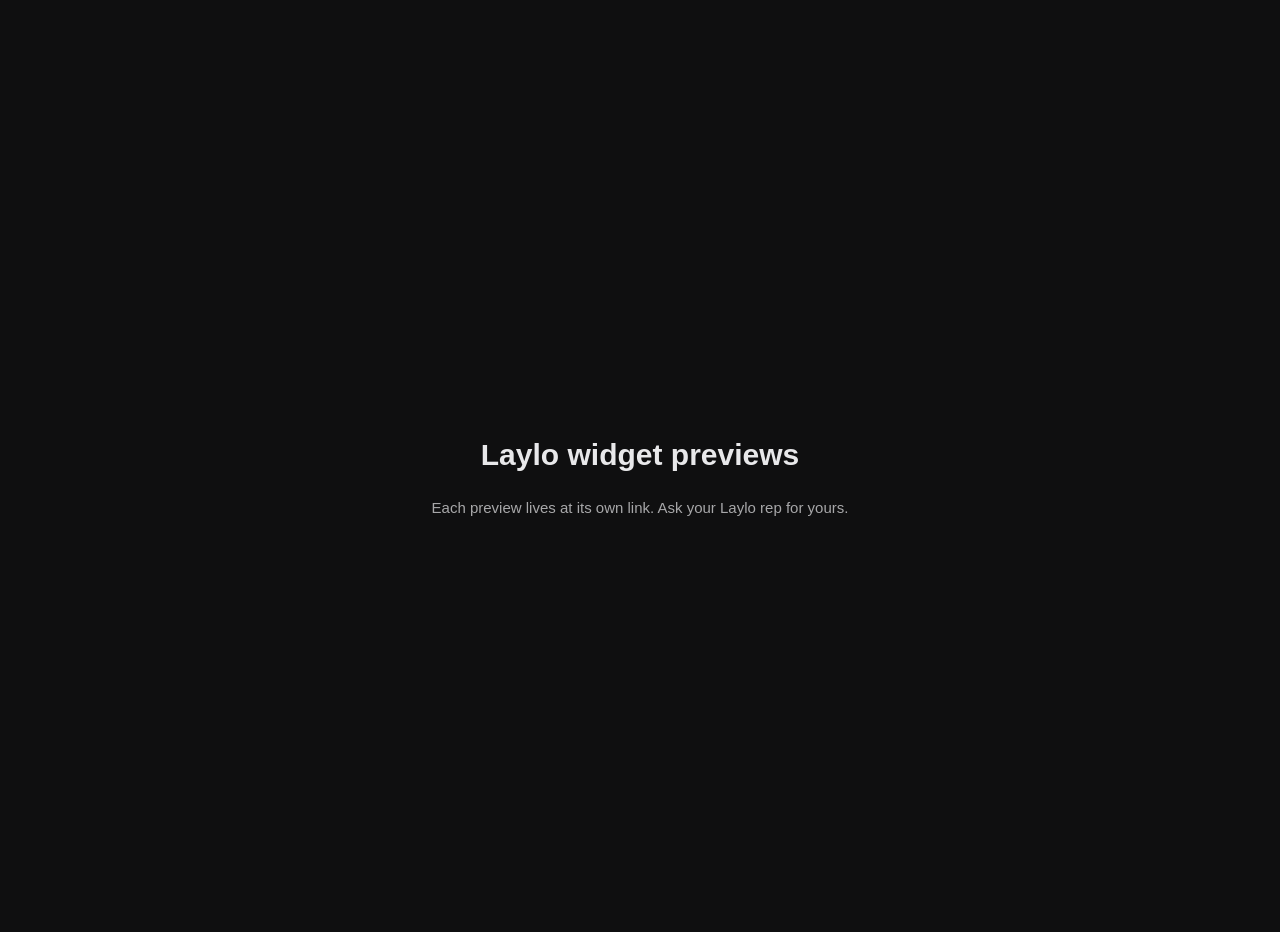
<file: previews/index.html>
<!doctype html>
<html lang="en">
<head>
<meta charset="utf-8">
<meta name="viewport" content="width=device-width, initial-scale=1">
<meta name="robots" content="noindex, nofollow">
<title>Laylo Widget Previews</title>
<style>
  :root { color-scheme: light dark; }
  body {
    margin: 0;
    min-height: 100vh;
    display: grid;
    place-items: center;
    font: 15px/1.5 -apple-system, BlinkMacSystemFont, "Segoe UI", Helvetica, Arial, sans-serif;
    background: #0f0f10;
    color: #e8e8ea;
    padding: 16px;
    text-align: center;
  }
  p { margin: 0; opacity: .7; }
</style>
</head>
<body>
  <main>
    <h1>Laylo widget previews</h1>
    <p>Each preview lives at its own link. Ask your Laylo rep for yours.</p>
  </main>
</body>
</html>
</file>
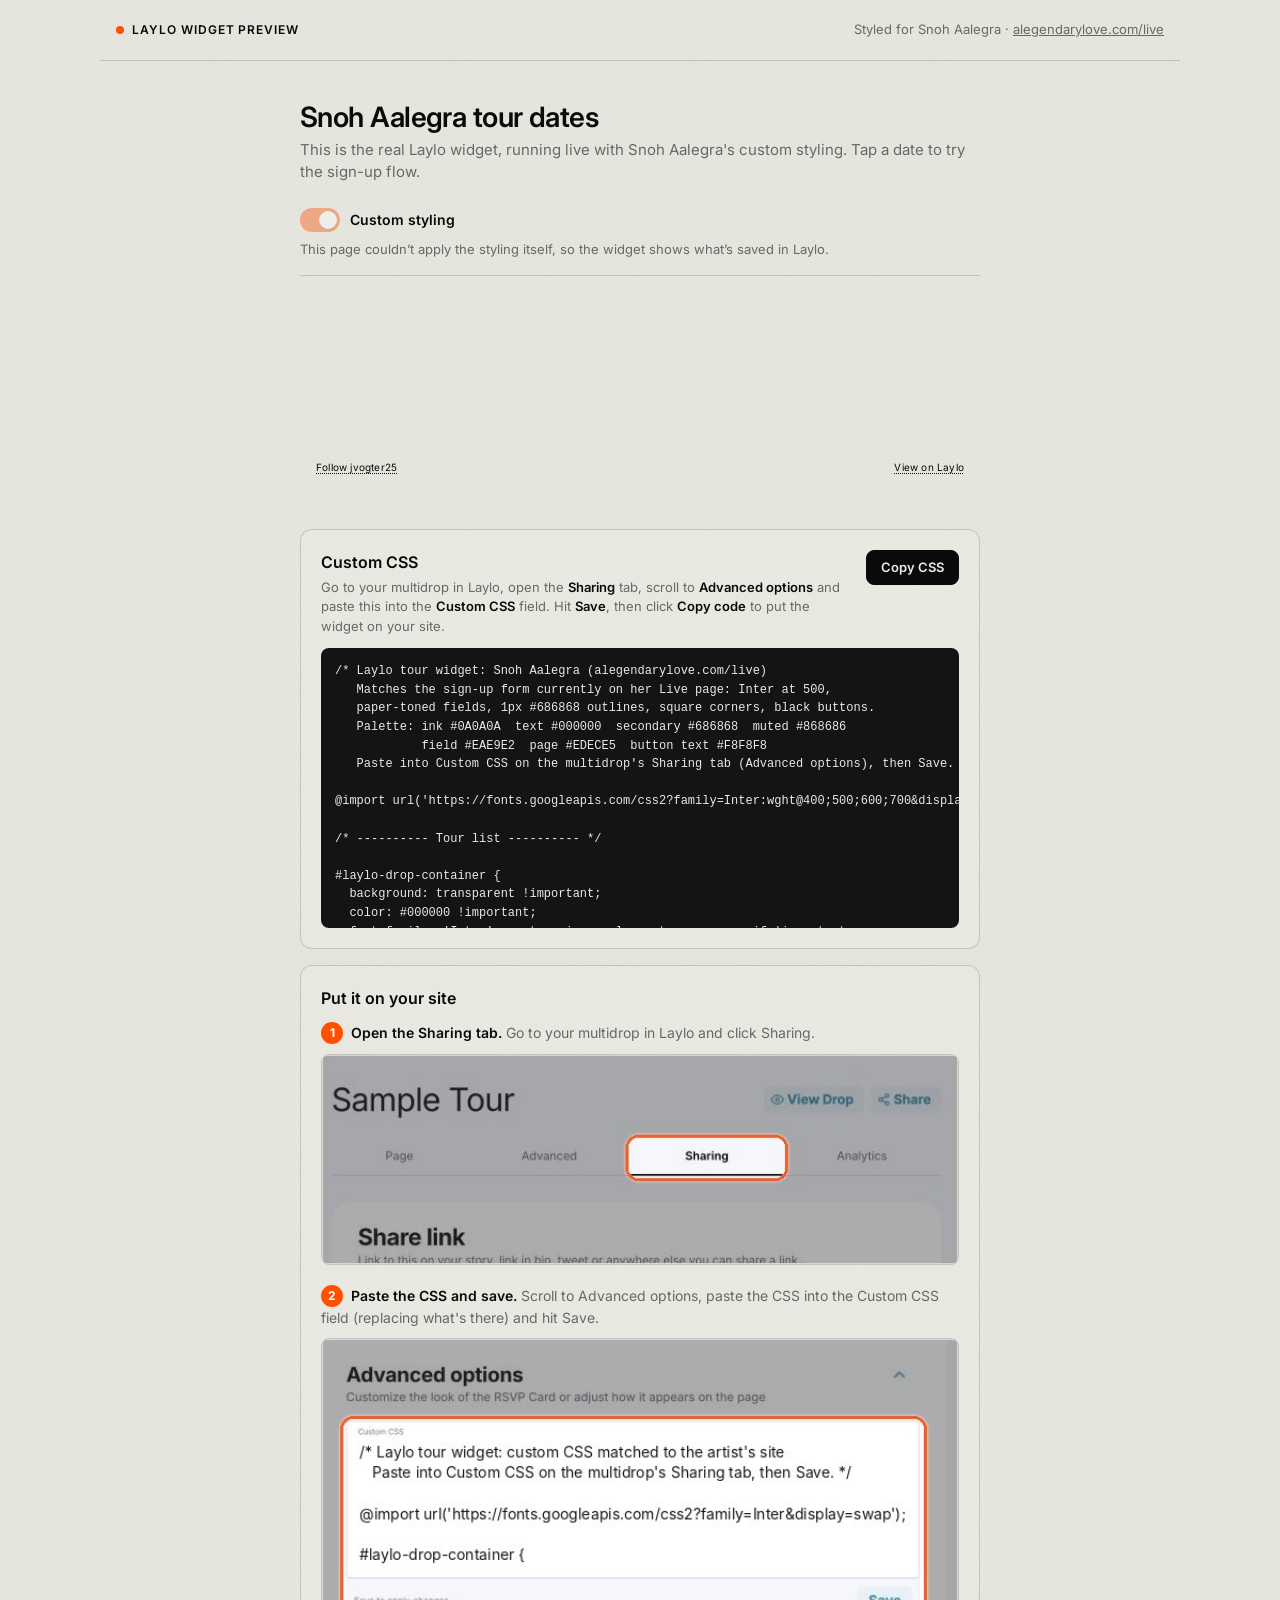
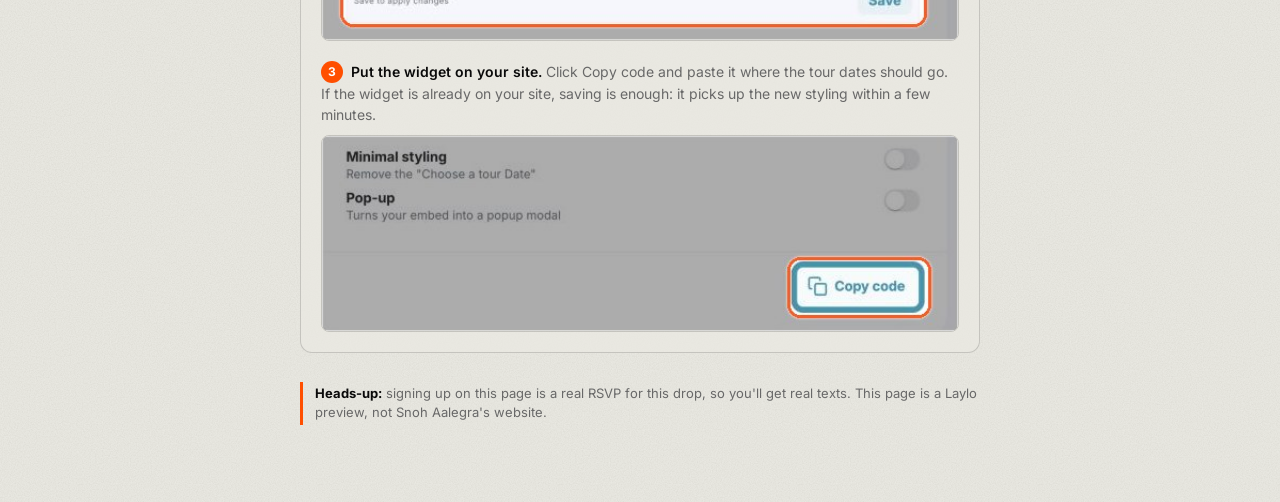
<file: previews/snoh-aalegra-e05f8eaf/index.html>
<!doctype html>
<html lang="en">
<head>
<meta charset="utf-8">
<meta name="viewport" content="width=device-width, initial-scale=1">
<meta name="robots" content="noindex, nofollow">
<title>Snoh Aalegra · Laylo Widget Preview</title>
<link rel="preconnect" href="https://fonts.googleapis.com">
<link rel="preconnect" href="https://fonts.gstatic.com" crossorigin>
<link href="https://fonts.googleapis.com/css2?family=Inter:wght@400;500;600&display=swap" rel="stylesheet">
<style>
  :root {
    --page-bg: #EDECE5;
    --ink: #0A0A0A;
    --muted: #686868;
    --line: rgba(10,10,10,.16);
    --panel: rgba(234,233,226,.75);
    --accent: #ff4f00;
  }
  * { box-sizing: border-box; }
  html, body { margin: 0; }
  body {
    background-color: var(--page-bg);
    background-image: url("data:image/svg+xml,%3Csvg xmlns='http://www.w3.org/2000/svg' width='240' height='240'%3E%3Cfilter id='n'%3E%3CfeTurbulence type='fractalNoise' baseFrequency='.85' numOctaves='3' stitchTiles='stitch'/%3E%3CfeColorMatrix values='0 0 0 0 0 0 0 0 0 0 0 0 0 0 0 0 0 0 .07 0'/%3E%3C/filter%3E%3Crect width='100%25' height='100%25' filter='url(%23n)'/%3E%3C/svg%3E");
    color: var(--ink);
    font: 15px/1.5 'Inter', system-ui, -apple-system, 'Segoe UI', sans-serif;
    -webkit-font-smoothing: antialiased;
    overflow-x: hidden;
  }
  .bar {
    display: flex;
    flex-wrap: wrap;
    align-items: center;
    justify-content: space-between;
    gap: 8px 16px;
    max-width: 1080px;
    margin: 0 auto;
    padding: 20px 16px;
    border-bottom: 1px solid var(--line);
  }
  .bar-label {
    display: inline-flex;
    align-items: center;
    gap: 8px;
    font-size: 12px;
    font-weight: 600;
    letter-spacing: .08em;
    text-transform: uppercase;
  }
  .bar-label::before {
    content: "";
    width: 8px;
    height: 8px;
    border-radius: 50%;
    background: var(--accent);
  }
  .bar-meta { font-size: 13px; color: var(--muted); }
  .bar-meta a { color: inherit; }
  main {
    max-width: 1080px;
    margin: 0 auto;
    padding: 0 16px 64px;
  }
  .intro {
    max-width: 680px;
    margin: 40px auto 24px;
  }
  .intro h1 {
    margin: 0 0 6px;
    font-size: 28px;
    line-height: 1.15;
    font-weight: 600;
    letter-spacing: -0.02em;
  }
  .intro p { margin: 0; color: var(--muted); }
  .stage {
    max-width: 680px;
    margin: 0 auto;
  }
  .toolbar {
    max-width: 680px;
    margin: 0 auto 20px;
    display: flex;
    flex-wrap: wrap;
    align-items: center;
    gap: 8px 16px;
    padding-bottom: 16px;
    border-bottom: 1px solid var(--line);
  }
  .switch { display: inline-flex; align-items: center; gap: 10px; cursor: pointer; font-size: 14px; font-weight: 600; }
  .switch input { position: absolute; opacity: 0; width: 1px; height: 1px; }
  .track { width: 40px; height: 24px; border-radius: 12px; background: var(--line); position: relative; transition: background .15s; flex-shrink: 0; }
  .track::after { content: ""; position: absolute; top: 3px; left: 3px; width: 18px; height: 18px; border-radius: 50%; background: #fff; box-shadow: 0 1px 2px rgba(0,0,0,.25); transition: transform .15s; }
  .switch input:checked + .track { background: var(--accent); }
  .switch input:checked + .track::after { transform: translateX(16px); }
  .switch input:focus-visible + .track { outline: 2px solid var(--ink); outline-offset: 2px; }
  .switch input:disabled + .track { opacity: .4; }
  .status { margin: 0; font-size: 13px; color: var(--muted); min-width: 0; }
  .status[data-state="saved"]::before,
  .status[data-state="unsaved"]::before {
    content: "";
    display: inline-block;
    width: 7px;
    height: 7px;
    margin-right: 6px;
    border-radius: 50%;
    vertical-align: 1px;
    background: #1f9d55;
  }
  .status[data-state="unsaved"]::before { background: #d97706; }
  @media (prefers-reduced-motion: reduce) { .track, .track::after { transition: none; } }
  .handoff {
    max-width: 680px;
    margin: 48px auto 0;
    display: grid;
    gap: 16px;
  }
  .panel {
    background: var(--panel);
    border: 1px solid var(--line);
    border-radius: 12px;
    padding: 20px;
    min-width: 0;
  }
  .panel-head {
    display: flex;
    align-items: flex-start;
    justify-content: space-between;
    gap: 12px;
    margin-bottom: 12px;
  }
  .panel h2 { margin: 0; font-size: 16px; font-weight: 600; }
  .panel p { margin: 4px 0 0; font-size: 13px; color: var(--muted); }
  pre {
    margin: 0;
    max-height: 280px;
    overflow: auto;
    padding: 14px;
    border-radius: 8px;
    background: #141414;
    color: #e9e9e6;
    font: 12px/1.55 ui-monospace, SFMono-Regular, Menlo, Consolas, monospace;
    white-space: pre;
  }
  .copy {
    flex-shrink: 0;
    appearance: none;
    border: 1px solid var(--ink);
    background: var(--ink);
    color: var(--page-bg);
    font: 600 13px/1 'Inter', system-ui, sans-serif;
    padding: 10px 14px;
    border-radius: 8px;
    cursor: pointer;
  }
  .copy:hover { opacity: .85; }
  details summary {
    cursor: pointer;
    font-size: 16px;
    font-weight: 600;
    list-style-position: inside;
  }
  details[open] summary { margin-bottom: 12px; }
  .panel p strong { color: var(--ink); font-weight: 600; }
  .howto h2 { margin-bottom: 12px; }
  .steps { list-style: none; margin: 0; padding: 0; display: grid; gap: 20px; }
  .steps p { margin: 0 0 10px; font-size: 14px; color: var(--muted); }
  .steps .num {
    display: inline-grid; place-items: center; width: 22px; height: 22px; margin-right: 8px;
    border-radius: 50%; background: var(--accent); color: #fff; font-size: 12px; font-weight: 700; vertical-align: 1px;
  }
  .steps img { display: block; width: 100%; height: auto; border-radius: 8px; border: 1px solid var(--line); }
  .note {
    font-size: 13px;
    color: var(--muted);
    border-left: 3px solid var(--accent);
    padding: 2px 0 2px 12px;
  }
  .note strong { color: var(--ink); }
  @media (max-width: 520px) {
    .intro { margin-top: 28px; }
    .intro h1 { font-size: 23px; }
    .panel { padding: 16px; }
    .panel-head { flex-direction: column; }
  }
</style>
</head>
<body>
  <header class="bar">
    <span class="bar-label">Laylo widget preview</span>
    <span class="bar-meta">Styled for Snoh Aalegra · <a href="https://alegendarylove.com/live" target="_blank" rel="noopener">alegendarylove.com/live</a></span>
  </header>

  <main>
    <section class="intro">
      <h1>Snoh Aalegra tour dates</h1>
      <p>This is the real Laylo widget, running live with Snoh Aalegra's custom styling. Tap a date to try the sign-up flow.</p>
    </section>

    <div class="toolbar">
      <label class="switch" for="styling-toggle">
        <input type="checkbox" id="styling-toggle" checked>
        <span class="track" aria-hidden="true"></span>
        <span>Custom styling</span>
      </label>
      <p class="status" id="saved-status" aria-live="polite">Loading the widget…</p>
    </div>

    <section class="stage" aria-label="Live Laylo widget">
<!-- Laylo embed: start -->
<script src="https://embed.laylo.com/laylo-sdk.js"></script>
<iframe
id="laylo-drop-e05f8eaf-c834-4212-a7f0-0566f1b593dc"
frameborder="0"
scrolling="no"
allow="web-share"
allowtransparency="true"
style="width: 1px; min-width: 100%; max-width: 1000px"
src="https://embed.laylo.com?dropId=e05f8eaf-c834-4212-a7f0-0566f1b593dc&color=b6bdce&minimal=false&theme=light">
</iframe><div style="display: flex; justify-content: space-between; align-items: center; gap: 4px; padding: 8px 16px;">
<a href="https://laylo.com/jake-laylo?utm_source=multidropEmbed&utm_campaign=e05f8eaf-c834-4212-a7f0-0566f1b593dc&utm_medium=profileLink" target="_blank" style="color: inherit; font-size: 10px; font-style: normal; font-weight: 400; line-height: 12px; letter-spacing: 0.2px; text-decoration-line: underline; text-decoration-style: dotted; text-decoration-skip-ink: none; text-decoration-thickness: auto; text-underline-offset: auto;text-underline-position: from-font;">Follow jvogter25</a>
<a href="https://laylo.com/d/e05f8eaf-c834-4212-a7f0-0566f1b593dc?utm_source=multidropEmbed&utm_campaign=e05f8eaf-c834-4212-a7f0-0566f1b593dc&utm_medium=multridropLink" target="_blank" style="color: inherit; font-size: 10px; font-style: normal; font-weight: 400; line-height: 12px; letter-spacing: 0.2px; text-decoration-line: underline; text-decoration-style: dotted; text-decoration-skip-ink: none; text-decoration-thickness: auto; text-underline-offset: auto;text-underline-position: from-font;">View on Laylo</a>
</div>
<!-- Laylo embed: end -->
    </section>

    <section class="handoff">
      <div class="panel">
        <div class="panel-head">
          <div>
            <h2>Custom CSS</h2>
            <p>Go to your multidrop in Laylo, open the <strong>Sharing</strong> tab, scroll to <strong>Advanced options</strong> and paste this into the <strong>Custom CSS</strong> field. Hit <strong>Save</strong>, then click <strong>Copy code</strong> to put the widget on your site.</p>
          </div>
          <button class="copy" type="button" data-copy="custom-css">Copy CSS</button>
        </div>
        <pre id="custom-css">/* Laylo tour widget: Snoh Aalegra (alegendarylove.com/live)
   Matches the sign-up form currently on her Live page: Inter at 500,
   paper-toned fields, 1px #686868 outlines, square corners, black buttons.
   Palette: ink #0A0A0A  text #000000  secondary #686868  muted #868686
            field #EAE9E2  page #EDECE5  button text #F8F8F8
   Paste into Custom CSS on the multidrop&#x27;s Sharing tab (Advanced options), then Save. */

@import url(&#x27;https://fonts.googleapis.com/css2?family=Inter:wght@400;500;600;700&amp;display=swap&#x27;);

/* ---------- Tour list ---------- */

#laylo-drop-container {
  background: transparent !important;
  color: #000000 !important;
  font-family: &#x27;Inter&#x27;, system-ui, -apple-system, sans-serif !important;
}

/* The list wrapper. Unless minimal is on, Laylo fills it with the drop color
   at 50% behind a blur. Not in the field list; stable ID. */
#list-container {
  background: transparent !important;
  border: 0 !important;
  box-shadow: none !important;
  backdrop-filter: none !important;
  -webkit-backdrop-filter: none !important;
  border-radius: 0 !important;
  padding: 0 !important;
}

/* Laylo&#x27;s default embed code (no transparent background) also outlines the list
   and washes each row and the open card with a white gradient and blur. */
.ld2-multidrop-row-unopened,
#flip-card-inner {
  background: none !important;
  backdrop-filter: none !important;
  -webkit-backdrop-filter: none !important;
}

#laylo-drop-instructions-container {
  background: transparent !important;
}

#laylo-drop-choose-a-date {
  font-family: &#x27;Inter&#x27;, system-ui, sans-serif !important;
  font-size: 15.5px !important;
  font-weight: 500 !important;
  line-height: 23px !important;
  letter-spacing: 0 !important;
  text-transform: uppercase !important;
  color: #000000 !important;
}

.laylo-stop-row {
  background: #EAE9E2 !important;
  border: 1px solid #686868 !important;
  border-radius: 0 !important;
  box-shadow: none !important;
  backdrop-filter: none !important;
  margin: 0 0 8px !important;
  /* Laylo fades rows from white; without this they flash on load */
  transition: none !important;
}

.laylo-stop-row-content {}

.laylo-stop-title-column {
  gap: 16px !important;
}

.laylo-stop-title {
  font-family: &#x27;Inter&#x27;, system-ui, sans-serif !important;
  font-size: 15.5px !important;
  font-weight: 500 !important;
  line-height: 21px !important;
  letter-spacing: 0 !important;
  text-transform: uppercase !important;
  color: #000000 !important;
}

/* City / state line under the venue */
.laylo-stop-location {
  font-family: &#x27;Inter&#x27;, system-ui, sans-serif !important;
  font-size: 12px !important;
  font-weight: 500 !important;
  line-height: 18px !important;
  letter-spacing: 0 !important;
  text-transform: none !important;
  color: #868686 !important;
}

/* &quot;NEAR YOU&quot; tag: square black label instead of a tinted pill */
.laylo-stop-location-tag {
  background: #0A0A0A !important;
  border-radius: 0 !important;
  padding: 2px 6px !important;
}

.laylo-stop-location-text {
  font-family: &#x27;Inter&#x27;, system-ui, sans-serif !important;
  font-size: 10px !important;
  font-weight: 600 !important;
  letter-spacing: 0.04em !important;
  color: #F8F8F8 !important;
}

/* Hide the pin and its wrapper; an empty wrapper throws off the label&#x27;s baseline */
.laylo-stop-location-pin,
.laylo-stop-location-tag :has(&gt; .laylo-stop-location-pin) {
  display: none !important;
}

.laylo-stop-button-column {}

.laylo-stop-button {
  background: #0A0A0A !important;
  color: #F8F8F8 !important;
  border: 0 !important;
  border-radius: 0 !important;
  box-shadow: none !important;
  font-family: &#x27;Inter&#x27;, system-ui, sans-serif !important;
  font-size: 14px !important;
  font-weight: 500 !important;
  letter-spacing: 0 !important;
  text-transform: uppercase !important;
  height: 40px !important;
  min-height: 40px !important;
  padding: 0 16px !important;
  /* Laylo animates every property on this button; without this it visibly
     morphs from the default pill when the custom CSS arrives */
  transition: filter 0.15s ease !important;
}

.laylo-stop-button:hover {
  background: #0A0A0A !important;
  box-shadow: none !important;
  filter: brightness(1.25) !important;
}

/* Large-date badge. Only appears when &quot;large dates&quot; is on for the drop.
   Not in Laylo&#x27;s standard field list, but the CSS box accepts it. */
.laylo-stop-date {
  background: transparent !important;
  border: 1px solid #686868 !important;
  border-radius: 0 !important;
}

.laylo-stop-date-month {
  font-family: &#x27;Inter&#x27;, system-ui, sans-serif !important;
  font-weight: 500 !important;
  color: #868686 !important;
  text-transform: uppercase !important;
}

.laylo-stop-date-day {
  font-family: &#x27;Inter&#x27;, system-ui, sans-serif !important;
  font-weight: 500 !important;
  color: #000000 !important;
}

.laylo-stop-date-year {
  color: #868686 !important;
}

/* ---------- RSVP card (opens after picking a date) ---------- */

#laylo-rsvp-card-container {
  background: #EDECE5 !important;
  border: 1px solid #686868 !important;
  border-radius: 0 !important;
  box-shadow: none !important;
  color: #000000 !important;
  font-family: &#x27;Inter&#x27;, system-ui, sans-serif !important;
}

.laylo-rsvp-card-content {}

.laylo-rsvp-header {}

.laylo-rsvp-profile-title {
  font-family: &#x27;Inter&#x27;, system-ui, sans-serif !important;
  font-size: 14px !important;
  font-weight: 500 !important;
  letter-spacing: 0 !important;
  color: #000000 !important;
}

#laylo-rsvp-card-title {
  font-family: &#x27;Inter&#x27;, system-ui, sans-serif !important;
  font-size: 15.5px !important;
  font-weight: 500 !important;
  letter-spacing: 0 !important;
  text-transform: uppercase !important;
  color: #000000 !important;
}

#laylo-rsvp-subtitle {
  font-family: &#x27;Inter&#x27;, system-ui, sans-serif !important;
  font-size: 12px !important;
  font-weight: 400 !important;
  letter-spacing: 0 !important;
  color: #686868 !important;
}

#laylo-rsvp-date {
  font-family: &#x27;Inter&#x27;, system-ui, sans-serif !important;
  font-weight: 500 !important;
  letter-spacing: 0 !important;
  text-transform: uppercase !important;
  color: #686868 !important;
}

#laylo-rsvp-countdown {
  font-family: &#x27;Inter&#x27;, system-ui, sans-serif !important;
  color: #686868 !important;
}

.laylo-rsvp-form {
  background: #EAE9E2 !important;
  border-radius: 0 !important;
}

/* The phone field&#x27;s outline sits on the form&#x27;s wrapper */
div:has(&gt; .laylo-rsvp-form) {
  background: #EAE9E2 !important;
  border: 1px solid #686868 !important;
  border-radius: 0 !important;
}

#laylo-rsvp-submit-button,
.laylo-rsvp-submit-button {
  background: #0A0A0A !important;
  color: #F8F8F8 !important;
  border: 0 !important;
  border-radius: 0 !important;
  box-shadow: none !important;
  font-family: &#x27;Inter&#x27;, system-ui, sans-serif !important;
  font-size: 14px !important;
  font-weight: 500 !important;
  letter-spacing: 0 !important;
  text-transform: uppercase !important;
}

#laylo-rsvp-submit-button:hover,
.laylo-rsvp-submit-button:hover {
  background: #0A0A0A !important;
  filter: brightness(1.25) !important;
}

/* ---------- After signing up ---------- */

#laylo-completed-subtext {
  font-family: &#x27;Inter&#x27;, system-ui, sans-serif !important;
  font-size: 14px !important;
  font-weight: 400 !important;
  color: #686868 !important;
}

.laylo-completed-share-buttons {
  background: #0A0A0A !important;
  color: #F8F8F8 !important;
  border: 0 !important;
  border-radius: 0 !important;
  box-shadow: none !important;
  font-family: &#x27;Inter&#x27;, system-ui, sans-serif !important;
  font-weight: 500 !important;
  text-transform: uppercase !important;
}

/* ---------- Code verification ---------- */

#laylo-verify-enter-code-text {
  font-family: &#x27;Inter&#x27;, system-ui, sans-serif !important;
  font-size: 15.5px !important;
  font-weight: 500 !important;
  letter-spacing: 0 !important;
  text-transform: uppercase !important;
  color: #000000 !important;
}

#laylo-verify-sent-to-text {
  font-family: &#x27;Inter&#x27;, system-ui, sans-serif !important;
  font-size: 14px !important;
  letter-spacing: 0 !important;
  color: #686868 !important;
}

#laylo-verify-expire-text {
  font-family: &#x27;Inter&#x27;, system-ui, sans-serif !important;
  font-size: 12px !important;
  color: #868686 !important;
}

#laylo-resend-code-text {
  font-family: &#x27;Inter&#x27;, system-ui, sans-serif !important;
  font-size: 12px !important;
  font-weight: 500 !important;
  color: #0A0A0A !important;
  text-decoration: underline !important;
  text-underline-offset: 2px !important;
}

/* ---------- Instagram RSVP ---------- */

#laylo-instagram-rsvp-button {
  background: #0A0A0A !important;
  color: #F8F8F8 !important;
  border: 0 !important;
  border-radius: 0 !important;
  box-shadow: none !important;
  font-family: &#x27;Inter&#x27;, system-ui, sans-serif !important;
  font-weight: 500 !important;
  letter-spacing: 0 !important;
  text-transform: uppercase !important;
}

#laylo-rsvp-instagram-instructions {
  font-family: &#x27;Inter&#x27;, system-ui, sans-serif !important;
  color: #868686 !important;
}

#laylo-instagram-confirmation-text {
  font-family: &#x27;Inter&#x27;, system-ui, sans-serif !important;
  color: #000000 !important;
}

#laylo-instagram-subtext {
  font-family: &#x27;Inter&#x27;, system-ui, sans-serif !important;
  color: #686868 !important;
}
</pre>
      </div>

      <div class="panel howto">
        <h2>Put it on your site</h2>
        <ol class="steps">
          <li>
            <p><span class="num" aria-hidden="true">1</span><strong>Open the Sharing tab.</strong> Go to your multidrop in Laylo and click Sharing.</p>
            <img src="../guide/step-1-sharing-tab.jpg" alt="A multidrop in Laylo with the Sharing tab highlighted" width="614" height="202">
          </li>
          <li>
            <p><span class="num" aria-hidden="true">2</span><strong>Paste the CSS and save.</strong> Scroll to Advanced options, paste the CSS into the Custom CSS field (replacing what's there) and hit Save.</p>
            <img src="../guide/step-2-custom-css.jpg" alt="The Custom CSS field under Advanced options, with CSS pasted in and the Save button" width="596" height="282">
          </li>
          <li>
            <p><span class="num" aria-hidden="true">3</span><strong>Put the widget on your site.</strong> Click Copy code and paste it where the tour dates should go. If the widget is already on your site, saving is enough: it picks up the new styling within a few minutes.</p>
            <img src="../guide/step-3-copy-code.jpg" alt="The Copy code button at the bottom of the Sharing tab" width="596" height="182">
          </li>
        </ol>
      </div>

      <p class="note"><strong>Heads-up:</strong> signing up on this page is a real RSVP for this drop, so you'll get real texts. This page is a Laylo preview, not Snoh Aalegra's website.</p>
    </section>
  </main>

  <script>
    /* Preview styling. The Laylo SDK on this page hands the drop's data, saved CSS
       included, to the widget. This passes the CSS below in its place, through the
       same path the widget uses for saved CSS, so the preview shows it before anyone
       saves it in Laylo. The embed code customers paste does not include this. */
    (function () {
      var CSS = "/* Laylo tour widget: Snoh Aalegra (alegendarylove.com/live)\n   Matches the sign-up form currently on her Live page: Inter at 500,\n   paper-toned fields, 1px #686868 outlines, square corners, black buttons.\n   Palette: ink #0A0A0A  text #000000  secondary #686868  muted #868686\n            field #EAE9E2  page #EDECE5  button text #F8F8F8\n   Paste into Custom CSS on the multidrop's Sharing tab (Advanced options), then Save. */\n\n@import url('https://fonts.googleapis.com/css2?family=Inter:wght@400;500;600;700&display=swap');\n\n/* ---------- Tour list ---------- */\n\n#laylo-drop-container {\n  background: transparent !important;\n  color: #000000 !important;\n  font-family: 'Inter', system-ui, -apple-system, sans-serif !important;\n}\n\n/* The list wrapper. Unless minimal is on, Laylo fills it with the drop color\n   at 50% behind a blur. Not in the field list; stable ID. */\n#list-container {\n  background: transparent !important;\n  border: 0 !important;\n  box-shadow: none !important;\n  backdrop-filter: none !important;\n  -webkit-backdrop-filter: none !important;\n  border-radius: 0 !important;\n  padding: 0 !important;\n}\n\n/* Laylo's default embed code (no transparent background) also outlines the list\n   and washes each row and the open card with a white gradient and blur. */\n.ld2-multidrop-row-unopened,\n#flip-card-inner {\n  background: none !important;\n  backdrop-filter: none !important;\n  -webkit-backdrop-filter: none !important;\n}\n\n#laylo-drop-instructions-container {\n  background: transparent !important;\n}\n\n#laylo-drop-choose-a-date {\n  font-family: 'Inter', system-ui, sans-serif !important;\n  font-size: 15.5px !important;\n  font-weight: 500 !important;\n  line-height: 23px !important;\n  letter-spacing: 0 !important;\n  text-transform: uppercase !important;\n  color: #000000 !important;\n}\n\n.laylo-stop-row {\n  background: #EAE9E2 !important;\n  border: 1px solid #686868 !important;\n  border-radius: 0 !important;\n  box-shadow: none !important;\n  backdrop-filter: none !important;\n  margin: 0 0 8px !important;\n  /* Laylo fades rows from white; without this they flash on load */\n  transition: none !important;\n}\n\n.laylo-stop-row-content {}\n\n.laylo-stop-title-column {\n  gap: 16px !important;\n}\n\n.laylo-stop-title {\n  font-family: 'Inter', system-ui, sans-serif !important;\n  font-size: 15.5px !important;\n  font-weight: 500 !important;\n  line-height: 21px !important;\n  letter-spacing: 0 !important;\n  text-transform: uppercase !important;\n  color: #000000 !important;\n}\n\n/* City / state line under the venue */\n.laylo-stop-location {\n  font-family: 'Inter', system-ui, sans-serif !important;\n  font-size: 12px !important;\n  font-weight: 500 !important;\n  line-height: 18px !important;\n  letter-spacing: 0 !important;\n  text-transform: none !important;\n  color: #868686 !important;\n}\n\n/* \"NEAR YOU\" tag: square black label instead of a tinted pill */\n.laylo-stop-location-tag {\n  background: #0A0A0A !important;\n  border-radius: 0 !important;\n  padding: 2px 6px !important;\n}\n\n.laylo-stop-location-text {\n  font-family: 'Inter', system-ui, sans-serif !important;\n  font-size: 10px !important;\n  font-weight: 600 !important;\n  letter-spacing: 0.04em !important;\n  color: #F8F8F8 !important;\n}\n\n/* Hide the pin and its wrapper; an empty wrapper throws off the label's baseline */\n.laylo-stop-location-pin,\n.laylo-stop-location-tag :has(> .laylo-stop-location-pin) {\n  display: none !important;\n}\n\n.laylo-stop-button-column {}\n\n.laylo-stop-button {\n  background: #0A0A0A !important;\n  color: #F8F8F8 !important;\n  border: 0 !important;\n  border-radius: 0 !important;\n  box-shadow: none !important;\n  font-family: 'Inter', system-ui, sans-serif !important;\n  font-size: 14px !important;\n  font-weight: 500 !important;\n  letter-spacing: 0 !important;\n  text-transform: uppercase !important;\n  height: 40px !important;\n  min-height: 40px !important;\n  padding: 0 16px !important;\n  /* Laylo animates every property on this button; without this it visibly\n     morphs from the default pill when the custom CSS arrives */\n  transition: filter 0.15s ease !important;\n}\n\n.laylo-stop-button:hover {\n  background: #0A0A0A !important;\n  box-shadow: none !important;\n  filter: brightness(1.25) !important;\n}\n\n/* Large-date badge. Only appears when \"large dates\" is on for the drop.\n   Not in Laylo's standard field list, but the CSS box accepts it. */\n.laylo-stop-date {\n  background: transparent !important;\n  border: 1px solid #686868 !important;\n  border-radius: 0 !important;\n}\n\n.laylo-stop-date-month {\n  font-family: 'Inter', system-ui, sans-serif !important;\n  font-weight: 500 !important;\n  color: #868686 !important;\n  text-transform: uppercase !important;\n}\n\n.laylo-stop-date-day {\n  font-family: 'Inter', system-ui, sans-serif !important;\n  font-weight: 500 !important;\n  color: #000000 !important;\n}\n\n.laylo-stop-date-year {\n  color: #868686 !important;\n}\n\n/* ---------- RSVP card (opens after picking a date) ---------- */\n\n#laylo-rsvp-card-container {\n  background: #EDECE5 !important;\n  border: 1px solid #686868 !important;\n  border-radius: 0 !important;\n  box-shadow: none !important;\n  color: #000000 !important;\n  font-family: 'Inter', system-ui, sans-serif !important;\n}\n\n.laylo-rsvp-card-content {}\n\n.laylo-rsvp-header {}\n\n.laylo-rsvp-profile-title {\n  font-family: 'Inter', system-ui, sans-serif !important;\n  font-size: 14px !important;\n  font-weight: 500 !important;\n  letter-spacing: 0 !important;\n  color: #000000 !important;\n}\n\n#laylo-rsvp-card-title {\n  font-family: 'Inter', system-ui, sans-serif !important;\n  font-size: 15.5px !important;\n  font-weight: 500 !important;\n  letter-spacing: 0 !important;\n  text-transform: uppercase !important;\n  color: #000000 !important;\n}\n\n#laylo-rsvp-subtitle {\n  font-family: 'Inter', system-ui, sans-serif !important;\n  font-size: 12px !important;\n  font-weight: 400 !important;\n  letter-spacing: 0 !important;\n  color: #686868 !important;\n}\n\n#laylo-rsvp-date {\n  font-family: 'Inter', system-ui, sans-serif !important;\n  font-weight: 500 !important;\n  letter-spacing: 0 !important;\n  text-transform: uppercase !important;\n  color: #686868 !important;\n}\n\n#laylo-rsvp-countdown {\n  font-family: 'Inter', system-ui, sans-serif !important;\n  color: #686868 !important;\n}\n\n.laylo-rsvp-form {\n  background: #EAE9E2 !important;\n  border-radius: 0 !important;\n}\n\n/* The phone field's outline sits on the form's wrapper */\ndiv:has(> .laylo-rsvp-form) {\n  background: #EAE9E2 !important;\n  border: 1px solid #686868 !important;\n  border-radius: 0 !important;\n}\n\n#laylo-rsvp-submit-button,\n.laylo-rsvp-submit-button {\n  background: #0A0A0A !important;\n  color: #F8F8F8 !important;\n  border: 0 !important;\n  border-radius: 0 !important;\n  box-shadow: none !important;\n  font-family: 'Inter', system-ui, sans-serif !important;\n  font-size: 14px !important;\n  font-weight: 500 !important;\n  letter-spacing: 0 !important;\n  text-transform: uppercase !important;\n}\n\n#laylo-rsvp-submit-button:hover,\n.laylo-rsvp-submit-button:hover {\n  background: #0A0A0A !important;\n  filter: brightness(1.25) !important;\n}\n\n/* ---------- After signing up ---------- */\n\n#laylo-completed-subtext {\n  font-family: 'Inter', system-ui, sans-serif !important;\n  font-size: 14px !important;\n  font-weight: 400 !important;\n  color: #686868 !important;\n}\n\n.laylo-completed-share-buttons {\n  background: #0A0A0A !important;\n  color: #F8F8F8 !important;\n  border: 0 !important;\n  border-radius: 0 !important;\n  box-shadow: none !important;\n  font-family: 'Inter', system-ui, sans-serif !important;\n  font-weight: 500 !important;\n  text-transform: uppercase !important;\n}\n\n/* ---------- Code verification ---------- */\n\n#laylo-verify-enter-code-text {\n  font-family: 'Inter', system-ui, sans-serif !important;\n  font-size: 15.5px !important;\n  font-weight: 500 !important;\n  letter-spacing: 0 !important;\n  text-transform: uppercase !important;\n  color: #000000 !important;\n}\n\n#laylo-verify-sent-to-text {\n  font-family: 'Inter', system-ui, sans-serif !important;\n  font-size: 14px !important;\n  letter-spacing: 0 !important;\n  color: #686868 !important;\n}\n\n#laylo-verify-expire-text {\n  font-family: 'Inter', system-ui, sans-serif !important;\n  font-size: 12px !important;\n  color: #868686 !important;\n}\n\n#laylo-resend-code-text {\n  font-family: 'Inter', system-ui, sans-serif !important;\n  font-size: 12px !important;\n  font-weight: 500 !important;\n  color: #0A0A0A !important;\n  text-decoration: underline !important;\n  text-underline-offset: 2px !important;\n}\n\n/* ---------- Instagram RSVP ---------- */\n\n#laylo-instagram-rsvp-button {\n  background: #0A0A0A !important;\n  color: #F8F8F8 !important;\n  border: 0 !important;\n  border-radius: 0 !important;\n  box-shadow: none !important;\n  font-family: 'Inter', system-ui, sans-serif !important;\n  font-weight: 500 !important;\n  letter-spacing: 0 !important;\n  text-transform: uppercase !important;\n}\n\n#laylo-rsvp-instagram-instructions {\n  font-family: 'Inter', system-ui, sans-serif !important;\n  color: #868686 !important;\n}\n\n#laylo-instagram-confirmation-text {\n  font-family: 'Inter', system-ui, sans-serif !important;\n  color: #000000 !important;\n}\n\n#laylo-instagram-subtext {\n  font-family: 'Inter', system-ui, sans-serif !important;\n  color: #686868 !important;\n}\n";
      var DROP_ID = "e05f8eaf-c834-4212-a7f0-0566f1b593dc";
      var DEFAULT_CSS = '/* Laylo default styling */';
      var mode = 'custom';
      var savedCss = null;
      var toggle = document.getElementById('styling-toggle');
      var status = document.getElementById('saved-status');
      function norm(s) { return String(s || '').replace(/\s+/g, ' ').trim(); }
      function showStatus() {
        if (norm(savedCss) === norm(CSS)) {
          status.textContent = 'Saved in Laylo. The artist’s site shows this styling too.';
          status.setAttribute('data-state', 'saved');
        } else {
          status.textContent = (savedCss ? 'Laylo has different CSS saved on this drop.' : 'Not saved in Laylo yet.') +
            ' This page applies it for the preview.';
          status.setAttribute('data-state', 'unsaved');
        }
      }
      if (typeof laylo === 'undefined' || !laylo.postDrop) {
        status.textContent = 'This page couldn’t apply the styling itself, so the widget shows what’s saved in Laylo.';
        toggle.disabled = true;
        return;
      }
      var post = laylo.postDrop;
      laylo.postDrop = function (id) {
        var drop = laylo.drops && laylo.drops[id];
        if (drop && String(id) === DROP_ID) {
          if (savedCss === null) {
            savedCss = (drop.embedOptions && drop.embedOptions.css) || (drop.appearance && drop.appearance.css) || '';
            showStatus();
          }
          drop.embedOptions = Object.assign({}, drop.embedOptions, { css: mode === 'custom' ? CSS : DEFAULT_CSS });
        }
        return post.apply(this, arguments);
      };
      toggle.addEventListener('change', function () {
        mode = toggle.checked ? 'custom' : 'default';
        if (laylo.drops && laylo.drops[DROP_ID]) laylo.postDrop(DROP_ID);
      });
    })();

    document.querySelectorAll('[data-copy]').forEach(function (btn) {
      btn.addEventListener('click', function () {
        var text = document.getElementById(btn.getAttribute('data-copy')).textContent;
        var label = btn.textContent;
        var done = function () {
          btn.textContent = 'Copied';
          setTimeout(function () { btn.textContent = label; }, 1600);
        };
        if (navigator.clipboard && window.isSecureContext) {
          navigator.clipboard.writeText(text).then(done, function () { fallback(text); done(); });
        } else { fallback(text); done(); }
      });
    });
    function fallback(text) {
      var ta = document.createElement('textarea');
      ta.value = text;
      ta.setAttribute('readonly', '');
      ta.style.position = 'fixed';
      ta.style.opacity = '0';
      document.body.appendChild(ta);
      ta.select();
      try { document.execCommand('copy'); } catch (e) {}
      document.body.removeChild(ta);
    }
  </script>
</body>
</html>
</file>
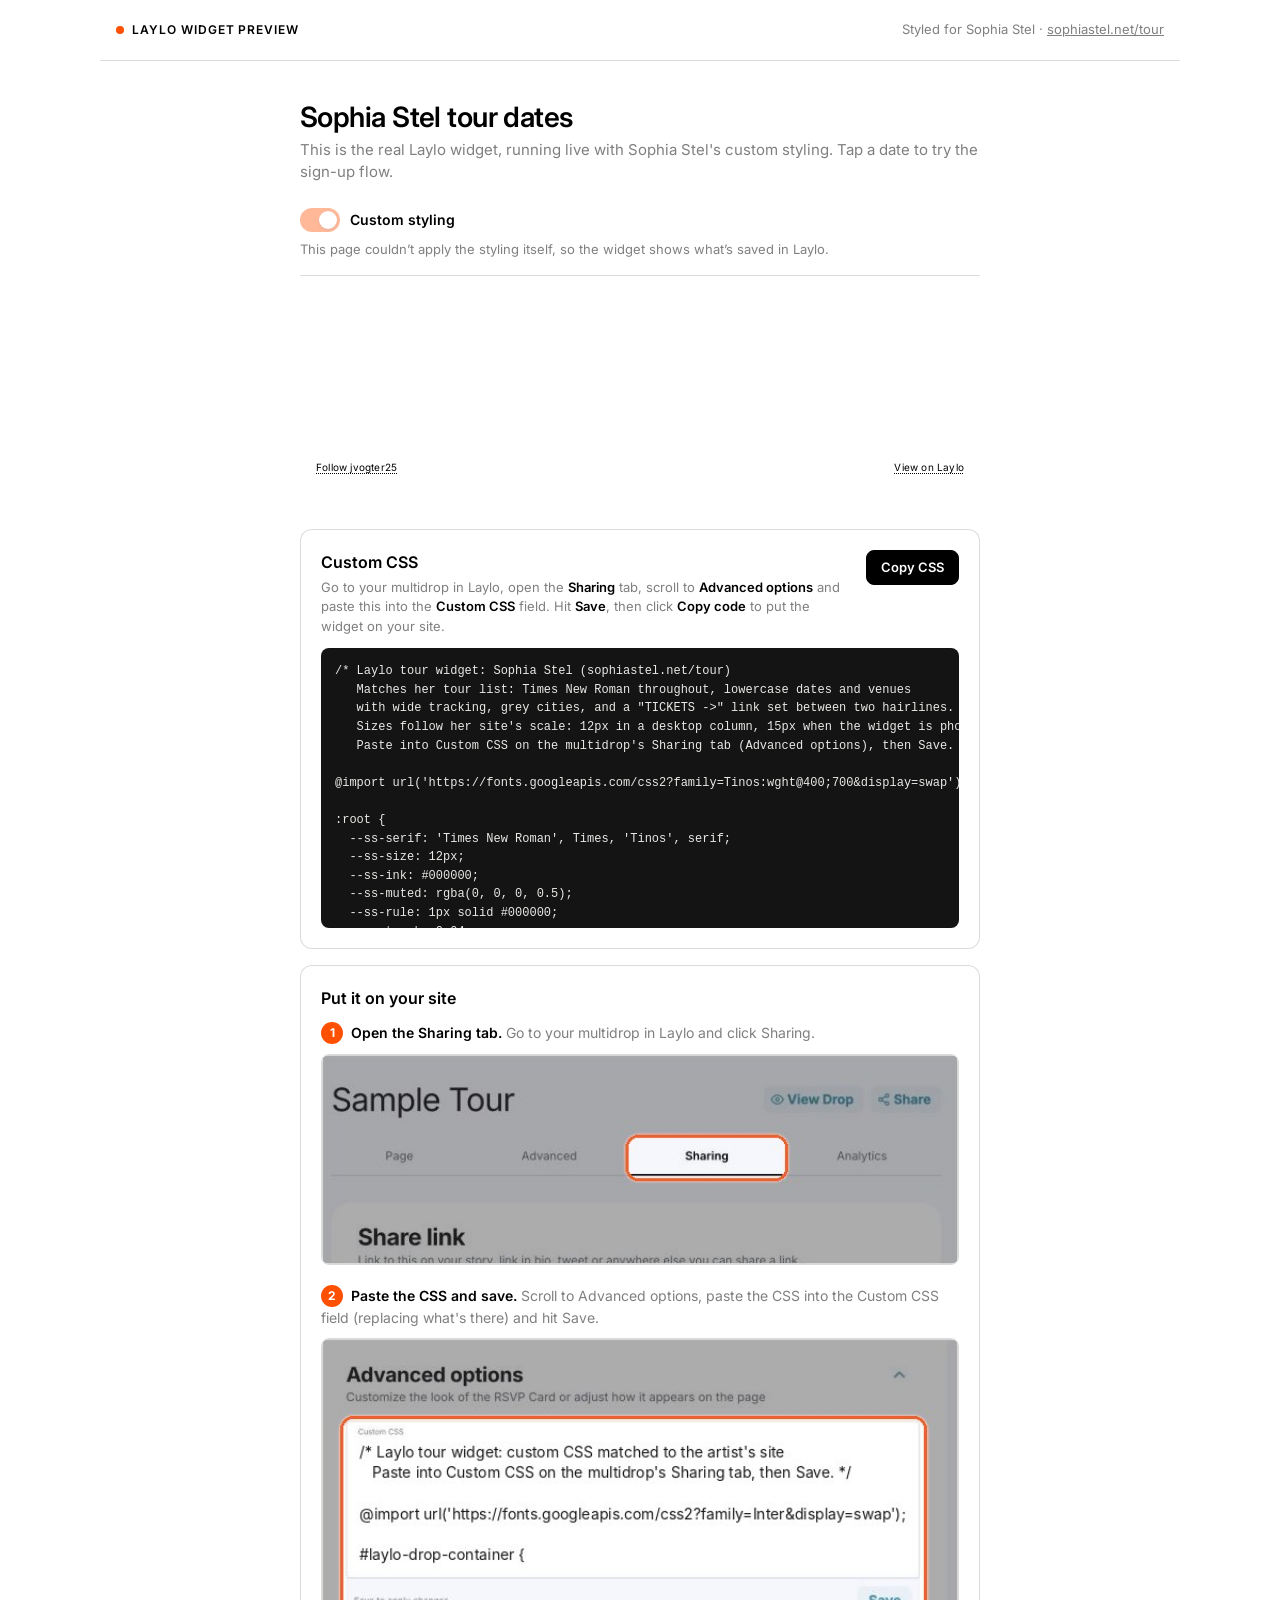
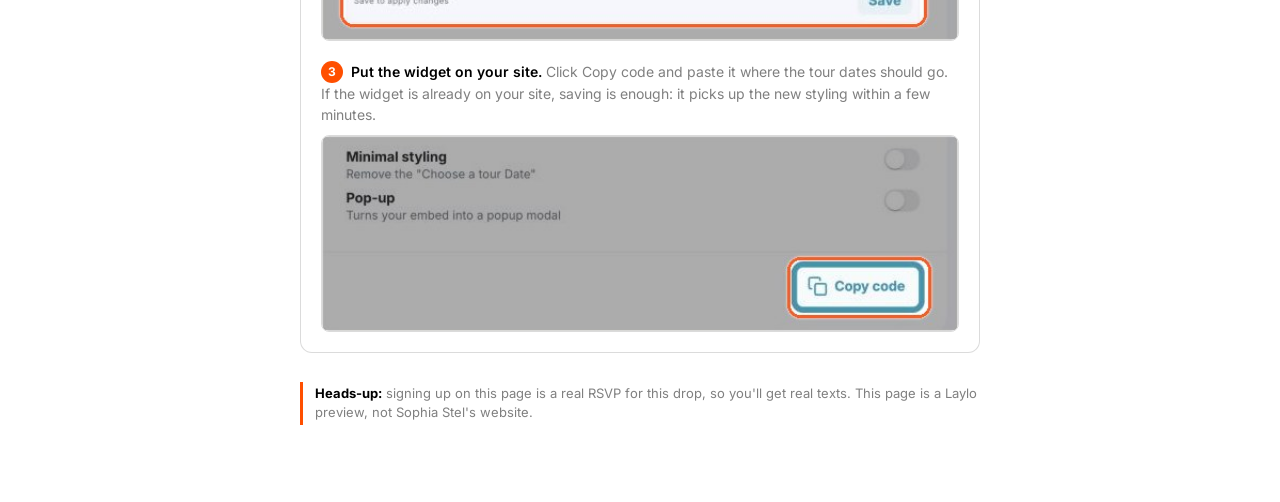
<file: previews/sophia-stel-e05f8eaf/index.html>
<!doctype html>
<html lang="en">
<head>
<meta charset="utf-8">
<meta name="viewport" content="width=device-width, initial-scale=1">
<meta name="robots" content="noindex, nofollow">
<title>Sophia Stel · Laylo Widget Preview</title>
<link rel="preconnect" href="https://fonts.googleapis.com">
<link rel="preconnect" href="https://fonts.gstatic.com" crossorigin>
<link href="https://fonts.googleapis.com/css2?family=Inter:wght@400;500;600&display=swap" rel="stylesheet">
<style>
  :root {
    --page-bg: #ffffff;
    --ink: #000000;
    --muted: rgba(0,0,0,.5);
    --line: rgba(0,0,0,.14);
    --panel: #ffffff;
    --accent: #ff4f00;
  }
  * { box-sizing: border-box; }
  html, body { margin: 0; }
  body {
    background-color: var(--page-bg);
    
    color: var(--ink);
    font: 15px/1.5 'Inter', system-ui, -apple-system, 'Segoe UI', sans-serif;
    -webkit-font-smoothing: antialiased;
    overflow-x: hidden;
  }
  .bar {
    display: flex;
    flex-wrap: wrap;
    align-items: center;
    justify-content: space-between;
    gap: 8px 16px;
    max-width: 1080px;
    margin: 0 auto;
    padding: 20px 16px;
    border-bottom: 1px solid var(--line);
  }
  .bar-label {
    display: inline-flex;
    align-items: center;
    gap: 8px;
    font-size: 12px;
    font-weight: 600;
    letter-spacing: .08em;
    text-transform: uppercase;
  }
  .bar-label::before {
    content: "";
    width: 8px;
    height: 8px;
    border-radius: 50%;
    background: var(--accent);
  }
  .bar-meta { font-size: 13px; color: var(--muted); }
  .bar-meta a { color: inherit; }
  main {
    max-width: 1080px;
    margin: 0 auto;
    padding: 0 16px 64px;
  }
  .intro {
    max-width: 680px;
    margin: 40px auto 24px;
  }
  .intro h1 {
    margin: 0 0 6px;
    font-size: 28px;
    line-height: 1.15;
    font-weight: 600;
    letter-spacing: -0.02em;
  }
  .intro p { margin: 0; color: var(--muted); }
  .stage {
    max-width: 680px;
    margin: 0 auto;
  }
  .toolbar {
    max-width: 680px;
    margin: 0 auto 20px;
    display: flex;
    flex-wrap: wrap;
    align-items: center;
    gap: 8px 16px;
    padding-bottom: 16px;
    border-bottom: 1px solid var(--line);
  }
  .switch { display: inline-flex; align-items: center; gap: 10px; cursor: pointer; font-size: 14px; font-weight: 600; }
  .switch input { position: absolute; opacity: 0; width: 1px; height: 1px; }
  .track { width: 40px; height: 24px; border-radius: 12px; background: var(--line); position: relative; transition: background .15s; flex-shrink: 0; }
  .track::after { content: ""; position: absolute; top: 3px; left: 3px; width: 18px; height: 18px; border-radius: 50%; background: #fff; box-shadow: 0 1px 2px rgba(0,0,0,.25); transition: transform .15s; }
  .switch input:checked + .track { background: var(--accent); }
  .switch input:checked + .track::after { transform: translateX(16px); }
  .switch input:focus-visible + .track { outline: 2px solid var(--ink); outline-offset: 2px; }
  .switch input:disabled + .track { opacity: .4; }
  .status { margin: 0; font-size: 13px; color: var(--muted); min-width: 0; }
  .status[data-state="saved"]::before,
  .status[data-state="unsaved"]::before {
    content: "";
    display: inline-block;
    width: 7px;
    height: 7px;
    margin-right: 6px;
    border-radius: 50%;
    vertical-align: 1px;
    background: #1f9d55;
  }
  .status[data-state="unsaved"]::before { background: #d97706; }
  @media (prefers-reduced-motion: reduce) { .track, .track::after { transition: none; } }
  .handoff {
    max-width: 680px;
    margin: 48px auto 0;
    display: grid;
    gap: 16px;
  }
  .panel {
    background: var(--panel);
    border: 1px solid var(--line);
    border-radius: 12px;
    padding: 20px;
    min-width: 0;
  }
  .panel-head {
    display: flex;
    align-items: flex-start;
    justify-content: space-between;
    gap: 12px;
    margin-bottom: 12px;
  }
  .panel h2 { margin: 0; font-size: 16px; font-weight: 600; }
  .panel p { margin: 4px 0 0; font-size: 13px; color: var(--muted); }
  pre {
    margin: 0;
    max-height: 280px;
    overflow: auto;
    padding: 14px;
    border-radius: 8px;
    background: #141414;
    color: #e9e9e6;
    font: 12px/1.55 ui-monospace, SFMono-Regular, Menlo, Consolas, monospace;
    white-space: pre;
  }
  .copy {
    flex-shrink: 0;
    appearance: none;
    border: 1px solid var(--ink);
    background: var(--ink);
    color: var(--page-bg);
    font: 600 13px/1 'Inter', system-ui, sans-serif;
    padding: 10px 14px;
    border-radius: 8px;
    cursor: pointer;
  }
  .copy:hover { opacity: .85; }
  details summary {
    cursor: pointer;
    font-size: 16px;
    font-weight: 600;
    list-style-position: inside;
  }
  details[open] summary { margin-bottom: 12px; }
  .panel p strong { color: var(--ink); font-weight: 600; }
  .howto h2 { margin-bottom: 12px; }
  .steps { list-style: none; margin: 0; padding: 0; display: grid; gap: 20px; }
  .steps p { margin: 0 0 10px; font-size: 14px; color: var(--muted); }
  .steps .num {
    display: inline-grid; place-items: center; width: 22px; height: 22px; margin-right: 8px;
    border-radius: 50%; background: var(--accent); color: #fff; font-size: 12px; font-weight: 700; vertical-align: 1px;
  }
  .steps img { display: block; width: 100%; height: auto; border-radius: 8px; border: 1px solid var(--line); }
  .note {
    font-size: 13px;
    color: var(--muted);
    border-left: 3px solid var(--accent);
    padding: 2px 0 2px 12px;
  }
  .note strong { color: var(--ink); }
  @media (max-width: 520px) {
    .intro { margin-top: 28px; }
    .intro h1 { font-size: 23px; }
    .panel { padding: 16px; }
    .panel-head { flex-direction: column; }
  }
</style>
</head>
<body>
  <header class="bar">
    <span class="bar-label">Laylo widget preview</span>
    <span class="bar-meta">Styled for Sophia Stel · <a href="https://sophiastel.net/tour" target="_blank" rel="noopener">sophiastel.net/tour</a></span>
  </header>

  <main>
    <section class="intro">
      <h1>Sophia Stel tour dates</h1>
      <p>This is the real Laylo widget, running live with Sophia Stel's custom styling. Tap a date to try the sign-up flow.</p>
    </section>

    <div class="toolbar">
      <label class="switch" for="styling-toggle">
        <input type="checkbox" id="styling-toggle" checked>
        <span class="track" aria-hidden="true"></span>
        <span>Custom styling</span>
      </label>
      <p class="status" id="saved-status" aria-live="polite">Loading the widget…</p>
    </div>

    <section class="stage" aria-label="Live Laylo widget">
<!-- Laylo embed: start -->
<script src="https://embed.laylo.com/laylo-sdk.js"></script>
<iframe
id="laylo-drop-e05f8eaf-c834-4212-a7f0-0566f1b593dc"
frameborder="0"
scrolling="no"
allow="web-share"
allowtransparency="true"
style="width: 1px; min-width: 100%; max-width: 1000px"
src="https://embed.laylo.com?dropId=e05f8eaf-c834-4212-a7f0-0566f1b593dc&color=b6bdce&minimal=false&theme=light">
</iframe><div style="display: flex; justify-content: space-between; align-items: center; gap: 4px; padding: 8px 16px;">
<a href="https://laylo.com/jake-laylo?utm_source=multidropEmbed&utm_campaign=e05f8eaf-c834-4212-a7f0-0566f1b593dc&utm_medium=profileLink" target="_blank" style="color: inherit; font-size: 10px; font-style: normal; font-weight: 400; line-height: 12px; letter-spacing: 0.2px; text-decoration-line: underline; text-decoration-style: dotted; text-decoration-skip-ink: none; text-decoration-thickness: auto; text-underline-offset: auto;text-underline-position: from-font;">Follow jvogter25</a>
<a href="https://laylo.com/d/e05f8eaf-c834-4212-a7f0-0566f1b593dc?utm_source=multidropEmbed&utm_campaign=e05f8eaf-c834-4212-a7f0-0566f1b593dc&utm_medium=multridropLink" target="_blank" style="color: inherit; font-size: 10px; font-style: normal; font-weight: 400; line-height: 12px; letter-spacing: 0.2px; text-decoration-line: underline; text-decoration-style: dotted; text-decoration-skip-ink: none; text-decoration-thickness: auto; text-underline-offset: auto;text-underline-position: from-font;">View on Laylo</a>
</div>
<!-- Laylo embed: end -->
    </section>

    <section class="handoff">
      <div class="panel">
        <div class="panel-head">
          <div>
            <h2>Custom CSS</h2>
            <p>Go to your multidrop in Laylo, open the <strong>Sharing</strong> tab, scroll to <strong>Advanced options</strong> and paste this into the <strong>Custom CSS</strong> field. Hit <strong>Save</strong>, then click <strong>Copy code</strong> to put the widget on your site.</p>
          </div>
          <button class="copy" type="button" data-copy="custom-css">Copy CSS</button>
        </div>
        <pre id="custom-css">/* Laylo tour widget: Sophia Stel (sophiastel.net/tour)
   Matches her tour list: Times New Roman throughout, lowercase dates and venues
   with wide tracking, grey cities, and a &quot;TICKETS -&gt;&quot; link set between two hairlines.
   Sizes follow her site&#x27;s scale: 12px in a desktop column, 15px when the widget is phone-narrow.
   Paste into Custom CSS on the multidrop&#x27;s Sharing tab (Advanced options), then Save. */

@import url(&#x27;https://fonts.googleapis.com/css2?family=Tinos:wght@400;700&amp;display=swap&#x27;);

:root {
  --ss-serif: &#x27;Times New Roman&#x27;, Times, &#x27;Tinos&#x27;, serif;
  --ss-size: 12px;
  --ss-ink: #000000;
  --ss-muted: rgba(0, 0, 0, 0.5);
  --ss-rule: 1px solid #000000;
  --ss-track: 0.04em;
  --ss-track-wide: 0.09em;
}

@media (max-width: 479px) {
  :root { --ss-size: 15px; }
}

/* ---------- Tour list ---------- */

#laylo-drop-container {
  background: transparent !important;
  color: var(--ss-ink) !important;
  font-family: var(--ss-serif) !important;
  font-size: var(--ss-size) !important;
}

/* The list wrapper. Unless minimal is on, Laylo fills it with the drop color
   at 50% (grey for black) behind a blur. Not in the field list; stable ID. */
#list-container {
  background: transparent !important;
  border: 0 !important;
  box-shadow: none !important;
  backdrop-filter: none !important;
  -webkit-backdrop-filter: none !important;
  border-radius: 0 !important;
  padding: 0 !important;
}

/* Laylo&#x27;s default embed code (no transparent background) also outlines the list
   and washes each row and the open card with a white gradient and blur. */
.ld2-multidrop-row-unopened,
#flip-card-inner {
  background: none !important;
  backdrop-filter: none !important;
  -webkit-backdrop-filter: none !important;
}

#laylo-drop-instructions-container {
  background: transparent !important;
  padding: 0 0 1.6em !important;
}

#laylo-drop-choose-a-date {
  font-family: var(--ss-serif) !important;
  font-size: var(--ss-size) !important;
  font-weight: 400 !important;
  line-height: 1 !important;
  letter-spacing: var(--ss-track) !important;
  text-transform: uppercase !important;
  text-align: left !important;
  color: var(--ss-ink) !important;
}

.laylo-stop-row {
  background: transparent !important;
  border: 0 !important;
  border-radius: 0 !important;
  box-shadow: none !important;
  backdrop-filter: none !important;
  min-height: 0 !important;
  margin: 0 !important;
  font-size: var(--ss-size) !important;
  /* Laylo fades rows from white; without this they flash white on load */
  transition: none !important;
}

/* Row padding lives on the wrapper around the row content */
div:has(&gt; .laylo-stop-row-content) {
  padding: 0.93em 0 !important;
}

.laylo-stop-row:first-child div:has(&gt; .laylo-stop-row-content) {
  padding-top: 0 !important;
}

.laylo-stop-row-content {
  display: flex !important;
  flex-wrap: nowrap !important;
  align-items: center !important;
  gap: 1.07em !important;
}

/* Date and city on one line, venue under it: the title and location
   wrappers step aside so their contents share one flex line */
.laylo-stop-title-column {
  width: auto !important;
  flex: 1 1 auto !important;
  min-width: 0 !important;
  display: flex !important;
  flex-wrap: wrap !important;
  align-items: baseline !important;
  column-gap: 1.07em !important;
  row-gap: 0.4em !important;
}

.laylo-stop-title-column &gt; div:not(.laylo-stop-date),
.laylo-stop-title-column &gt; div:not(.laylo-stop-date) &gt; div {
  display: contents !important;
}

.laylo-stop-date {
  order: 0 !important;
  display: inline-flex !important;
  flex-direction: row !important;
  align-items: baseline !important;
  gap: 0.33em !important;
  width: auto !important;
  height: auto !important;
  padding: 0 !important;
  border: 0 !important;
  border-radius: 0 !important;
  background: none !important;
}

.laylo-stop-date-month,
.laylo-stop-date-day {
  margin: 0 !important;
  font-family: var(--ss-serif) !important;
  font-size: var(--ss-size) !important;
  font-weight: 400 !important;
  line-height: 1.1 !important;
  letter-spacing: var(--ss-track-wide) !important;
  text-transform: lowercase !important;
  color: var(--ss-ink) !important;
}

.laylo-stop-date-year {
  display: none !important;
}

.laylo-stop-title {
  order: 2 !important;
  flex-basis: 100% !important;
  margin: 0 !important;
  font-family: var(--ss-serif) !important;
  font-size: var(--ss-size) !important;
  font-weight: 400 !important;
  line-height: 1.1 !important;
  letter-spacing: var(--ss-track-wide) !important;
  text-transform: lowercase !important;
  text-align: left !important;
  color: var(--ss-ink) !important;
}

.laylo-stop-location {
  order: 1 !important;
  margin: 0 !important;
  font-family: var(--ss-serif) !important;
  font-size: var(--ss-size) !important;
  font-weight: 400 !important;
  line-height: 1.1 !important;
  letter-spacing: var(--ss-track-wide) !important;
  text-transform: lowercase !important;
  color: var(--ss-muted) !important;
}

/* &quot;NEAR YOU&quot; becomes a plain uppercase label, like her nav */
.laylo-stop-location-tag {
  order: 1 !important;
  margin: 0 !important;
  padding: 0 !important;
  border-radius: 0 !important;
  background: transparent !important;
}

.laylo-stop-location-text {
  font-family: var(--ss-serif) !important;
  font-size: var(--ss-size) !important;
  font-weight: 400 !important;
  line-height: 1.1 !important;
  letter-spacing: var(--ss-track) !important;
  text-transform: uppercase !important;
  color: var(--ss-ink) !important;
}

/* Hide the pin and its wrapper; an empty wrapper throws off the label&#x27;s baseline */
.laylo-stop-location-pin,
.laylo-stop-location-tag :has(&gt; .laylo-stop-location-pin) {
  display: none !important;
}

.laylo-stop-button-column,
.laylo-stop-button-column &gt; div {
  flex: 0 0 auto !important;
  width: auto !important;
  min-width: 0 !important;
}

/* Her link block: label and arrow between two 1px rules */
.laylo-stop-button {
  display: flex !important;
  align-items: center !important;
  justify-content: space-between !important;
  gap: 0.53em !important;
  width: 5.8em !important;
  min-width: 5.8em !important;
  height: 1.47em !important;
  min-height: 0 !important;
  margin: 0 !important;
  padding: 0 !important;
  background: transparent !important;
  color: var(--ss-ink) !important;
  border: 0 !important;
  border-top: var(--ss-rule) !important;
  border-bottom: var(--ss-rule) !important;
  border-radius: 0 !important;
  box-shadow: none !important;
  font-family: var(--ss-serif) !important;
  font-size: var(--ss-size) !important;
  font-weight: 400 !important;
  line-height: 1 !important;
  letter-spacing: var(--ss-track) !important;
  text-transform: uppercase !important;
  text-align: left !important;
  transition: opacity 0.12s ease !important;
}

.laylo-stop-button::after {
  content: &quot;\2192&quot;;
  flex-shrink: 0;
}

.laylo-stop-button:hover {
  background: transparent !important;
  box-shadow: none !important;
  opacity: 0.55 !important;
}

/* Phone width: the link block drops under the show, left-aligned, as on her site */
@media (max-width: 479px) {
  .laylo-stop-row-content {
    flex-wrap: wrap !important;
    row-gap: 0.67em !important;
  }
  .laylo-stop-title-column {
    flex-basis: 100% !important;
  }
  .laylo-stop-button-column,
  .laylo-stop-button-column &gt; div {
    justify-content: flex-start !important;
  }
}

/* ---------- RSVP card (opens after picking a date) ---------- */

#laylo-rsvp-card-container {
  background: #ffffff !important;
  color: var(--ss-ink) !important;
  border: 0 !important;
  border-top: var(--ss-rule) !important;
  border-bottom: var(--ss-rule) !important;
  border-radius: 0 !important;
  box-shadow: none !important;
  font-family: var(--ss-serif) !important;
  font-size: var(--ss-size) !important;
}

.laylo-rsvp-card-content {
  gap: 1.07em !important;
}

.laylo-rsvp-header {
  gap: 0.4em !important;
}

.laylo-rsvp-profile-title {
  font-family: var(--ss-serif) !important;
  font-size: var(--ss-size) !important;
  font-weight: 400 !important;
  letter-spacing: var(--ss-track) !important;
  text-transform: uppercase !important;
  color: var(--ss-ink) !important;
}

#laylo-rsvp-card-title {
  font-family: var(--ss-serif) !important;
  font-size: var(--ss-size) !important;
  font-weight: 400 !important;
  line-height: 1.1 !important;
  letter-spacing: var(--ss-track-wide) !important;
  text-transform: lowercase !important;
  color: var(--ss-ink) !important;
}

#laylo-rsvp-date {
  font-family: var(--ss-serif) !important;
  font-size: var(--ss-size) !important;
  font-weight: 400 !important;
  letter-spacing: var(--ss-track-wide) !important;
  text-transform: lowercase !important;
  color: var(--ss-ink) !important;
}

#laylo-rsvp-countdown {
  font-family: var(--ss-serif) !important;
  font-size: var(--ss-size) !important;
  letter-spacing: var(--ss-track-wide) !important;
  color: var(--ss-muted) !important;
}

#laylo-rsvp-subtitle {
  font-family: var(--ss-serif) !important;
  font-size: calc(var(--ss-size) * 0.8) !important;
  line-height: 1.3 !important;
  letter-spacing: var(--ss-track) !important;
  color: var(--ss-muted) !important;
}

/* Phone field: a single bottom rule. Inputs stay at 16px so iPhones don&#x27;t zoom in. */
div:has(&gt; .laylo-rsvp-form) {
  background: transparent !important;
  border: 0 !important;
  border-bottom: var(--ss-rule) !important;
  border-radius: 0 !important;
  box-shadow: none !important;
  padding-left: 0 !important;
}

.laylo-rsvp-form {
  background: transparent !important;
}

.laylo-rsvp-form input {
  font-family: var(--ss-serif) !important;
  font-size: 16px !important;
  letter-spacing: var(--ss-track-wide) !important;
  color: var(--ss-ink) !important;
}

#laylo-rsvp-submit-button,
.laylo-rsvp-submit-button {
  display: inline-flex !important;
  align-items: center !important;
  gap: 0.53em !important;
  min-width: 0 !important;
  padding: 0 0 0 0.53em !important;
  background: transparent !important;
  color: var(--ss-ink) !important;
  border: 0 !important;
  border-radius: 0 !important;
  box-shadow: none !important;
  font-family: var(--ss-serif) !important;
  font-size: var(--ss-size) !important;
  font-weight: 400 !important;
  letter-spacing: var(--ss-track) !important;
  text-transform: uppercase !important;
  transition: opacity 0.12s ease !important;
}

#laylo-rsvp-submit-button::after {
  content: &quot;\2192&quot;;
}

#laylo-rsvp-submit-button:hover,
.laylo-rsvp-submit-button:hover {
  background: transparent !important;
  opacity: 0.55 !important;
}

/* Keep the sending spinner visible on the transparent button */
#laylo-rsvp-submit-button [aria-label=&quot;Submitting&quot;] {
  color: var(--ss-ink) !important;
}

/* ---------- After signing up ---------- */

#laylo-completed-subtext {
  font-family: var(--ss-serif) !important;
  font-size: var(--ss-size) !important;
  letter-spacing: var(--ss-track-wide) !important;
  color: var(--ss-ink) !important;
}

.laylo-completed-share-buttons {
  background: transparent !important;
  color: var(--ss-ink) !important;
  border: 0 !important;
  border-top: var(--ss-rule) !important;
  border-bottom: var(--ss-rule) !important;
  border-radius: 0 !important;
  box-shadow: none !important;
  font-family: var(--ss-serif) !important;
  font-size: var(--ss-size) !important;
  font-weight: 400 !important;
  letter-spacing: var(--ss-track) !important;
  text-transform: uppercase !important;
}

.laylo-completed-share-buttons:hover {
  background: transparent !important;
  opacity: 0.55 !important;
}

/* ---------- Code verification ---------- */

#laylo-verify-enter-code-text {
  font-family: var(--ss-serif) !important;
  font-size: var(--ss-size) !important;
  font-weight: 400 !important;
  letter-spacing: var(--ss-track) !important;
  text-transform: uppercase !important;
  color: var(--ss-ink) !important;
}

#laylo-verify-sent-to-text {
  font-family: var(--ss-serif) !important;
  font-size: var(--ss-size) !important;
  letter-spacing: var(--ss-track-wide) !important;
  color: var(--ss-muted) !important;
}

#laylo-verify-expire-text {
  font-family: var(--ss-serif) !important;
  font-size: var(--ss-size) !important;
  letter-spacing: var(--ss-track-wide) !important;
  color: var(--ss-muted) !important;
}

#laylo-resend-code-text {
  font-family: var(--ss-serif) !important;
  font-size: var(--ss-size) !important;
  letter-spacing: var(--ss-track-wide) !important;
  color: var(--ss-ink) !important;
  text-decoration: underline !important;
  text-underline-offset: 0.2em !important;
}

/* ---------- Instagram RSVP ---------- */

#laylo-instagram-rsvp-button {
  justify-content: space-between !important;
  height: auto !important;
  min-height: 1.47em !important;
  padding: 0.3em 0 !important;
  background: transparent !important;
  color: var(--ss-ink) !important;
  border: 0 !important;
  border-top: var(--ss-rule) !important;
  border-bottom: var(--ss-rule) !important;
  border-radius: 0 !important;
  box-shadow: none !important;
  font-family: var(--ss-serif) !important;
  font-size: var(--ss-size) !important;
  font-weight: 400 !important;
  letter-spacing: var(--ss-track) !important;
  text-transform: uppercase !important;
}

#laylo-instagram-rsvp-button::after {
  content: &quot;\2192&quot;;
}

#laylo-instagram-rsvp-button:hover {
  background: transparent !important;
  opacity: 0.55 !important;
}

#laylo-rsvp-instagram-instructions {
  font-family: var(--ss-serif) !important;
  letter-spacing: var(--ss-track) !important;
  color: var(--ss-muted) !important;
}

#laylo-instagram-confirmation-text {
  font-family: var(--ss-serif) !important;
  color: var(--ss-ink) !important;
}

#laylo-instagram-subtext {
  font-family: var(--ss-serif) !important;
  font-size: var(--ss-size) !important;
  letter-spacing: var(--ss-track-wide) !important;
  color: var(--ss-muted) !important;
}
</pre>
      </div>

      <div class="panel howto">
        <h2>Put it on your site</h2>
        <ol class="steps">
          <li>
            <p><span class="num" aria-hidden="true">1</span><strong>Open the Sharing tab.</strong> Go to your multidrop in Laylo and click Sharing.</p>
            <img src="../guide/step-1-sharing-tab.jpg" alt="A multidrop in Laylo with the Sharing tab highlighted" width="614" height="202">
          </li>
          <li>
            <p><span class="num" aria-hidden="true">2</span><strong>Paste the CSS and save.</strong> Scroll to Advanced options, paste the CSS into the Custom CSS field (replacing what's there) and hit Save.</p>
            <img src="../guide/step-2-custom-css.jpg" alt="The Custom CSS field under Advanced options, with CSS pasted in and the Save button" width="596" height="282">
          </li>
          <li>
            <p><span class="num" aria-hidden="true">3</span><strong>Put the widget on your site.</strong> Click Copy code and paste it where the tour dates should go. If the widget is already on your site, saving is enough: it picks up the new styling within a few minutes.</p>
            <img src="../guide/step-3-copy-code.jpg" alt="The Copy code button at the bottom of the Sharing tab" width="596" height="182">
          </li>
        </ol>
      </div>

      <p class="note"><strong>Heads-up:</strong> signing up on this page is a real RSVP for this drop, so you'll get real texts. This page is a Laylo preview, not Sophia Stel's website.</p>
    </section>
  </main>

  <script>
    /* Preview styling. The Laylo SDK on this page hands the drop's data, saved CSS
       included, to the widget. This passes the CSS below in its place, through the
       same path the widget uses for saved CSS, so the preview shows it before anyone
       saves it in Laylo. The embed code customers paste does not include this. */
    (function () {
      var CSS = "/* Laylo tour widget: Sophia Stel (sophiastel.net/tour)\n   Matches her tour list: Times New Roman throughout, lowercase dates and venues\n   with wide tracking, grey cities, and a \"TICKETS ->\" link set between two hairlines.\n   Sizes follow her site's scale: 12px in a desktop column, 15px when the widget is phone-narrow.\n   Paste into Custom CSS on the multidrop's Sharing tab (Advanced options), then Save. */\n\n@import url('https://fonts.googleapis.com/css2?family=Tinos:wght@400;700&display=swap');\n\n:root {\n  --ss-serif: 'Times New Roman', Times, 'Tinos', serif;\n  --ss-size: 12px;\n  --ss-ink: #000000;\n  --ss-muted: rgba(0, 0, 0, 0.5);\n  --ss-rule: 1px solid #000000;\n  --ss-track: 0.04em;\n  --ss-track-wide: 0.09em;\n}\n\n@media (max-width: 479px) {\n  :root { --ss-size: 15px; }\n}\n\n/* ---------- Tour list ---------- */\n\n#laylo-drop-container {\n  background: transparent !important;\n  color: var(--ss-ink) !important;\n  font-family: var(--ss-serif) !important;\n  font-size: var(--ss-size) !important;\n}\n\n/* The list wrapper. Unless minimal is on, Laylo fills it with the drop color\n   at 50% (grey for black) behind a blur. Not in the field list; stable ID. */\n#list-container {\n  background: transparent !important;\n  border: 0 !important;\n  box-shadow: none !important;\n  backdrop-filter: none !important;\n  -webkit-backdrop-filter: none !important;\n  border-radius: 0 !important;\n  padding: 0 !important;\n}\n\n/* Laylo's default embed code (no transparent background) also outlines the list\n   and washes each row and the open card with a white gradient and blur. */\n.ld2-multidrop-row-unopened,\n#flip-card-inner {\n  background: none !important;\n  backdrop-filter: none !important;\n  -webkit-backdrop-filter: none !important;\n}\n\n#laylo-drop-instructions-container {\n  background: transparent !important;\n  padding: 0 0 1.6em !important;\n}\n\n#laylo-drop-choose-a-date {\n  font-family: var(--ss-serif) !important;\n  font-size: var(--ss-size) !important;\n  font-weight: 400 !important;\n  line-height: 1 !important;\n  letter-spacing: var(--ss-track) !important;\n  text-transform: uppercase !important;\n  text-align: left !important;\n  color: var(--ss-ink) !important;\n}\n\n.laylo-stop-row {\n  background: transparent !important;\n  border: 0 !important;\n  border-radius: 0 !important;\n  box-shadow: none !important;\n  backdrop-filter: none !important;\n  min-height: 0 !important;\n  margin: 0 !important;\n  font-size: var(--ss-size) !important;\n  /* Laylo fades rows from white; without this they flash white on load */\n  transition: none !important;\n}\n\n/* Row padding lives on the wrapper around the row content */\ndiv:has(> .laylo-stop-row-content) {\n  padding: 0.93em 0 !important;\n}\n\n.laylo-stop-row:first-child div:has(> .laylo-stop-row-content) {\n  padding-top: 0 !important;\n}\n\n.laylo-stop-row-content {\n  display: flex !important;\n  flex-wrap: nowrap !important;\n  align-items: center !important;\n  gap: 1.07em !important;\n}\n\n/* Date and city on one line, venue under it: the title and location\n   wrappers step aside so their contents share one flex line */\n.laylo-stop-title-column {\n  width: auto !important;\n  flex: 1 1 auto !important;\n  min-width: 0 !important;\n  display: flex !important;\n  flex-wrap: wrap !important;\n  align-items: baseline !important;\n  column-gap: 1.07em !important;\n  row-gap: 0.4em !important;\n}\n\n.laylo-stop-title-column > div:not(.laylo-stop-date),\n.laylo-stop-title-column > div:not(.laylo-stop-date) > div {\n  display: contents !important;\n}\n\n.laylo-stop-date {\n  order: 0 !important;\n  display: inline-flex !important;\n  flex-direction: row !important;\n  align-items: baseline !important;\n  gap: 0.33em !important;\n  width: auto !important;\n  height: auto !important;\n  padding: 0 !important;\n  border: 0 !important;\n  border-radius: 0 !important;\n  background: none !important;\n}\n\n.laylo-stop-date-month,\n.laylo-stop-date-day {\n  margin: 0 !important;\n  font-family: var(--ss-serif) !important;\n  font-size: var(--ss-size) !important;\n  font-weight: 400 !important;\n  line-height: 1.1 !important;\n  letter-spacing: var(--ss-track-wide) !important;\n  text-transform: lowercase !important;\n  color: var(--ss-ink) !important;\n}\n\n.laylo-stop-date-year {\n  display: none !important;\n}\n\n.laylo-stop-title {\n  order: 2 !important;\n  flex-basis: 100% !important;\n  margin: 0 !important;\n  font-family: var(--ss-serif) !important;\n  font-size: var(--ss-size) !important;\n  font-weight: 400 !important;\n  line-height: 1.1 !important;\n  letter-spacing: var(--ss-track-wide) !important;\n  text-transform: lowercase !important;\n  text-align: left !important;\n  color: var(--ss-ink) !important;\n}\n\n.laylo-stop-location {\n  order: 1 !important;\n  margin: 0 !important;\n  font-family: var(--ss-serif) !important;\n  font-size: var(--ss-size) !important;\n  font-weight: 400 !important;\n  line-height: 1.1 !important;\n  letter-spacing: var(--ss-track-wide) !important;\n  text-transform: lowercase !important;\n  color: var(--ss-muted) !important;\n}\n\n/* \"NEAR YOU\" becomes a plain uppercase label, like her nav */\n.laylo-stop-location-tag {\n  order: 1 !important;\n  margin: 0 !important;\n  padding: 0 !important;\n  border-radius: 0 !important;\n  background: transparent !important;\n}\n\n.laylo-stop-location-text {\n  font-family: var(--ss-serif) !important;\n  font-size: var(--ss-size) !important;\n  font-weight: 400 !important;\n  line-height: 1.1 !important;\n  letter-spacing: var(--ss-track) !important;\n  text-transform: uppercase !important;\n  color: var(--ss-ink) !important;\n}\n\n/* Hide the pin and its wrapper; an empty wrapper throws off the label's baseline */\n.laylo-stop-location-pin,\n.laylo-stop-location-tag :has(> .laylo-stop-location-pin) {\n  display: none !important;\n}\n\n.laylo-stop-button-column,\n.laylo-stop-button-column > div {\n  flex: 0 0 auto !important;\n  width: auto !important;\n  min-width: 0 !important;\n}\n\n/* Her link block: label and arrow between two 1px rules */\n.laylo-stop-button {\n  display: flex !important;\n  align-items: center !important;\n  justify-content: space-between !important;\n  gap: 0.53em !important;\n  width: 5.8em !important;\n  min-width: 5.8em !important;\n  height: 1.47em !important;\n  min-height: 0 !important;\n  margin: 0 !important;\n  padding: 0 !important;\n  background: transparent !important;\n  color: var(--ss-ink) !important;\n  border: 0 !important;\n  border-top: var(--ss-rule) !important;\n  border-bottom: var(--ss-rule) !important;\n  border-radius: 0 !important;\n  box-shadow: none !important;\n  font-family: var(--ss-serif) !important;\n  font-size: var(--ss-size) !important;\n  font-weight: 400 !important;\n  line-height: 1 !important;\n  letter-spacing: var(--ss-track) !important;\n  text-transform: uppercase !important;\n  text-align: left !important;\n  transition: opacity 0.12s ease !important;\n}\n\n.laylo-stop-button::after {\n  content: \"\\2192\";\n  flex-shrink: 0;\n}\n\n.laylo-stop-button:hover {\n  background: transparent !important;\n  box-shadow: none !important;\n  opacity: 0.55 !important;\n}\n\n/* Phone width: the link block drops under the show, left-aligned, as on her site */\n@media (max-width: 479px) {\n  .laylo-stop-row-content {\n    flex-wrap: wrap !important;\n    row-gap: 0.67em !important;\n  }\n  .laylo-stop-title-column {\n    flex-basis: 100% !important;\n  }\n  .laylo-stop-button-column,\n  .laylo-stop-button-column > div {\n    justify-content: flex-start !important;\n  }\n}\n\n/* ---------- RSVP card (opens after picking a date) ---------- */\n\n#laylo-rsvp-card-container {\n  background: #ffffff !important;\n  color: var(--ss-ink) !important;\n  border: 0 !important;\n  border-top: var(--ss-rule) !important;\n  border-bottom: var(--ss-rule) !important;\n  border-radius: 0 !important;\n  box-shadow: none !important;\n  font-family: var(--ss-serif) !important;\n  font-size: var(--ss-size) !important;\n}\n\n.laylo-rsvp-card-content {\n  gap: 1.07em !important;\n}\n\n.laylo-rsvp-header {\n  gap: 0.4em !important;\n}\n\n.laylo-rsvp-profile-title {\n  font-family: var(--ss-serif) !important;\n  font-size: var(--ss-size) !important;\n  font-weight: 400 !important;\n  letter-spacing: var(--ss-track) !important;\n  text-transform: uppercase !important;\n  color: var(--ss-ink) !important;\n}\n\n#laylo-rsvp-card-title {\n  font-family: var(--ss-serif) !important;\n  font-size: var(--ss-size) !important;\n  font-weight: 400 !important;\n  line-height: 1.1 !important;\n  letter-spacing: var(--ss-track-wide) !important;\n  text-transform: lowercase !important;\n  color: var(--ss-ink) !important;\n}\n\n#laylo-rsvp-date {\n  font-family: var(--ss-serif) !important;\n  font-size: var(--ss-size) !important;\n  font-weight: 400 !important;\n  letter-spacing: var(--ss-track-wide) !important;\n  text-transform: lowercase !important;\n  color: var(--ss-ink) !important;\n}\n\n#laylo-rsvp-countdown {\n  font-family: var(--ss-serif) !important;\n  font-size: var(--ss-size) !important;\n  letter-spacing: var(--ss-track-wide) !important;\n  color: var(--ss-muted) !important;\n}\n\n#laylo-rsvp-subtitle {\n  font-family: var(--ss-serif) !important;\n  font-size: calc(var(--ss-size) * 0.8) !important;\n  line-height: 1.3 !important;\n  letter-spacing: var(--ss-track) !important;\n  color: var(--ss-muted) !important;\n}\n\n/* Phone field: a single bottom rule. Inputs stay at 16px so iPhones don't zoom in. */\ndiv:has(> .laylo-rsvp-form) {\n  background: transparent !important;\n  border: 0 !important;\n  border-bottom: var(--ss-rule) !important;\n  border-radius: 0 !important;\n  box-shadow: none !important;\n  padding-left: 0 !important;\n}\n\n.laylo-rsvp-form {\n  background: transparent !important;\n}\n\n.laylo-rsvp-form input {\n  font-family: var(--ss-serif) !important;\n  font-size: 16px !important;\n  letter-spacing: var(--ss-track-wide) !important;\n  color: var(--ss-ink) !important;\n}\n\n#laylo-rsvp-submit-button,\n.laylo-rsvp-submit-button {\n  display: inline-flex !important;\n  align-items: center !important;\n  gap: 0.53em !important;\n  min-width: 0 !important;\n  padding: 0 0 0 0.53em !important;\n  background: transparent !important;\n  color: var(--ss-ink) !important;\n  border: 0 !important;\n  border-radius: 0 !important;\n  box-shadow: none !important;\n  font-family: var(--ss-serif) !important;\n  font-size: var(--ss-size) !important;\n  font-weight: 400 !important;\n  letter-spacing: var(--ss-track) !important;\n  text-transform: uppercase !important;\n  transition: opacity 0.12s ease !important;\n}\n\n#laylo-rsvp-submit-button::after {\n  content: \"\\2192\";\n}\n\n#laylo-rsvp-submit-button:hover,\n.laylo-rsvp-submit-button:hover {\n  background: transparent !important;\n  opacity: 0.55 !important;\n}\n\n/* Keep the sending spinner visible on the transparent button */\n#laylo-rsvp-submit-button [aria-label=\"Submitting\"] {\n  color: var(--ss-ink) !important;\n}\n\n/* ---------- After signing up ---------- */\n\n#laylo-completed-subtext {\n  font-family: var(--ss-serif) !important;\n  font-size: var(--ss-size) !important;\n  letter-spacing: var(--ss-track-wide) !important;\n  color: var(--ss-ink) !important;\n}\n\n.laylo-completed-share-buttons {\n  background: transparent !important;\n  color: var(--ss-ink) !important;\n  border: 0 !important;\n  border-top: var(--ss-rule) !important;\n  border-bottom: var(--ss-rule) !important;\n  border-radius: 0 !important;\n  box-shadow: none !important;\n  font-family: var(--ss-serif) !important;\n  font-size: var(--ss-size) !important;\n  font-weight: 400 !important;\n  letter-spacing: var(--ss-track) !important;\n  text-transform: uppercase !important;\n}\n\n.laylo-completed-share-buttons:hover {\n  background: transparent !important;\n  opacity: 0.55 !important;\n}\n\n/* ---------- Code verification ---------- */\n\n#laylo-verify-enter-code-text {\n  font-family: var(--ss-serif) !important;\n  font-size: var(--ss-size) !important;\n  font-weight: 400 !important;\n  letter-spacing: var(--ss-track) !important;\n  text-transform: uppercase !important;\n  color: var(--ss-ink) !important;\n}\n\n#laylo-verify-sent-to-text {\n  font-family: var(--ss-serif) !important;\n  font-size: var(--ss-size) !important;\n  letter-spacing: var(--ss-track-wide) !important;\n  color: var(--ss-muted) !important;\n}\n\n#laylo-verify-expire-text {\n  font-family: var(--ss-serif) !important;\n  font-size: var(--ss-size) !important;\n  letter-spacing: var(--ss-track-wide) !important;\n  color: var(--ss-muted) !important;\n}\n\n#laylo-resend-code-text {\n  font-family: var(--ss-serif) !important;\n  font-size: var(--ss-size) !important;\n  letter-spacing: var(--ss-track-wide) !important;\n  color: var(--ss-ink) !important;\n  text-decoration: underline !important;\n  text-underline-offset: 0.2em !important;\n}\n\n/* ---------- Instagram RSVP ---------- */\n\n#laylo-instagram-rsvp-button {\n  justify-content: space-between !important;\n  height: auto !important;\n  min-height: 1.47em !important;\n  padding: 0.3em 0 !important;\n  background: transparent !important;\n  color: var(--ss-ink) !important;\n  border: 0 !important;\n  border-top: var(--ss-rule) !important;\n  border-bottom: var(--ss-rule) !important;\n  border-radius: 0 !important;\n  box-shadow: none !important;\n  font-family: var(--ss-serif) !important;\n  font-size: var(--ss-size) !important;\n  font-weight: 400 !important;\n  letter-spacing: var(--ss-track) !important;\n  text-transform: uppercase !important;\n}\n\n#laylo-instagram-rsvp-button::after {\n  content: \"\\2192\";\n}\n\n#laylo-instagram-rsvp-button:hover {\n  background: transparent !important;\n  opacity: 0.55 !important;\n}\n\n#laylo-rsvp-instagram-instructions {\n  font-family: var(--ss-serif) !important;\n  letter-spacing: var(--ss-track) !important;\n  color: var(--ss-muted) !important;\n}\n\n#laylo-instagram-confirmation-text {\n  font-family: var(--ss-serif) !important;\n  color: var(--ss-ink) !important;\n}\n\n#laylo-instagram-subtext {\n  font-family: var(--ss-serif) !important;\n  font-size: var(--ss-size) !important;\n  letter-spacing: var(--ss-track-wide) !important;\n  color: var(--ss-muted) !important;\n}\n";
      var DROP_ID = "e05f8eaf-c834-4212-a7f0-0566f1b593dc";
      var DEFAULT_CSS = '/* Laylo default styling */';
      var mode = 'custom';
      var savedCss = null;
      var toggle = document.getElementById('styling-toggle');
      var status = document.getElementById('saved-status');
      function norm(s) { return String(s || '').replace(/\s+/g, ' ').trim(); }
      function showStatus() {
        if (norm(savedCss) === norm(CSS)) {
          status.textContent = 'Saved in Laylo. The artist’s site shows this styling too.';
          status.setAttribute('data-state', 'saved');
        } else {
          status.textContent = (savedCss ? 'Laylo has different CSS saved on this drop.' : 'Not saved in Laylo yet.') +
            ' This page applies it for the preview.';
          status.setAttribute('data-state', 'unsaved');
        }
      }
      if (typeof laylo === 'undefined' || !laylo.postDrop) {
        status.textContent = 'This page couldn’t apply the styling itself, so the widget shows what’s saved in Laylo.';
        toggle.disabled = true;
        return;
      }
      var post = laylo.postDrop;
      laylo.postDrop = function (id) {
        var drop = laylo.drops && laylo.drops[id];
        if (drop && String(id) === DROP_ID) {
          if (savedCss === null) {
            savedCss = (drop.embedOptions && drop.embedOptions.css) || (drop.appearance && drop.appearance.css) || '';
            showStatus();
          }
          drop.embedOptions = Object.assign({}, drop.embedOptions, { css: mode === 'custom' ? CSS : DEFAULT_CSS });
        }
        return post.apply(this, arguments);
      };
      toggle.addEventListener('change', function () {
        mode = toggle.checked ? 'custom' : 'default';
        if (laylo.drops && laylo.drops[DROP_ID]) laylo.postDrop(DROP_ID);
      });
    })();

    document.querySelectorAll('[data-copy]').forEach(function (btn) {
      btn.addEventListener('click', function () {
        var text = document.getElementById(btn.getAttribute('data-copy')).textContent;
        var label = btn.textContent;
        var done = function () {
          btn.textContent = 'Copied';
          setTimeout(function () { btn.textContent = label; }, 1600);
        };
        if (navigator.clipboard && window.isSecureContext) {
          navigator.clipboard.writeText(text).then(done, function () { fallback(text); done(); });
        } else { fallback(text); done(); }
      });
    });
    function fallback(text) {
      var ta = document.createElement('textarea');
      ta.value = text;
      ta.setAttribute('readonly', '');
      ta.style.position = 'fixed';
      ta.style.opacity = '0';
      document.body.appendChild(ta);
      ta.select();
      try { document.execCommand('copy'); } catch (e) {}
      document.body.removeChild(ta);
    }
  </script>
</body>
</html>
</file>
